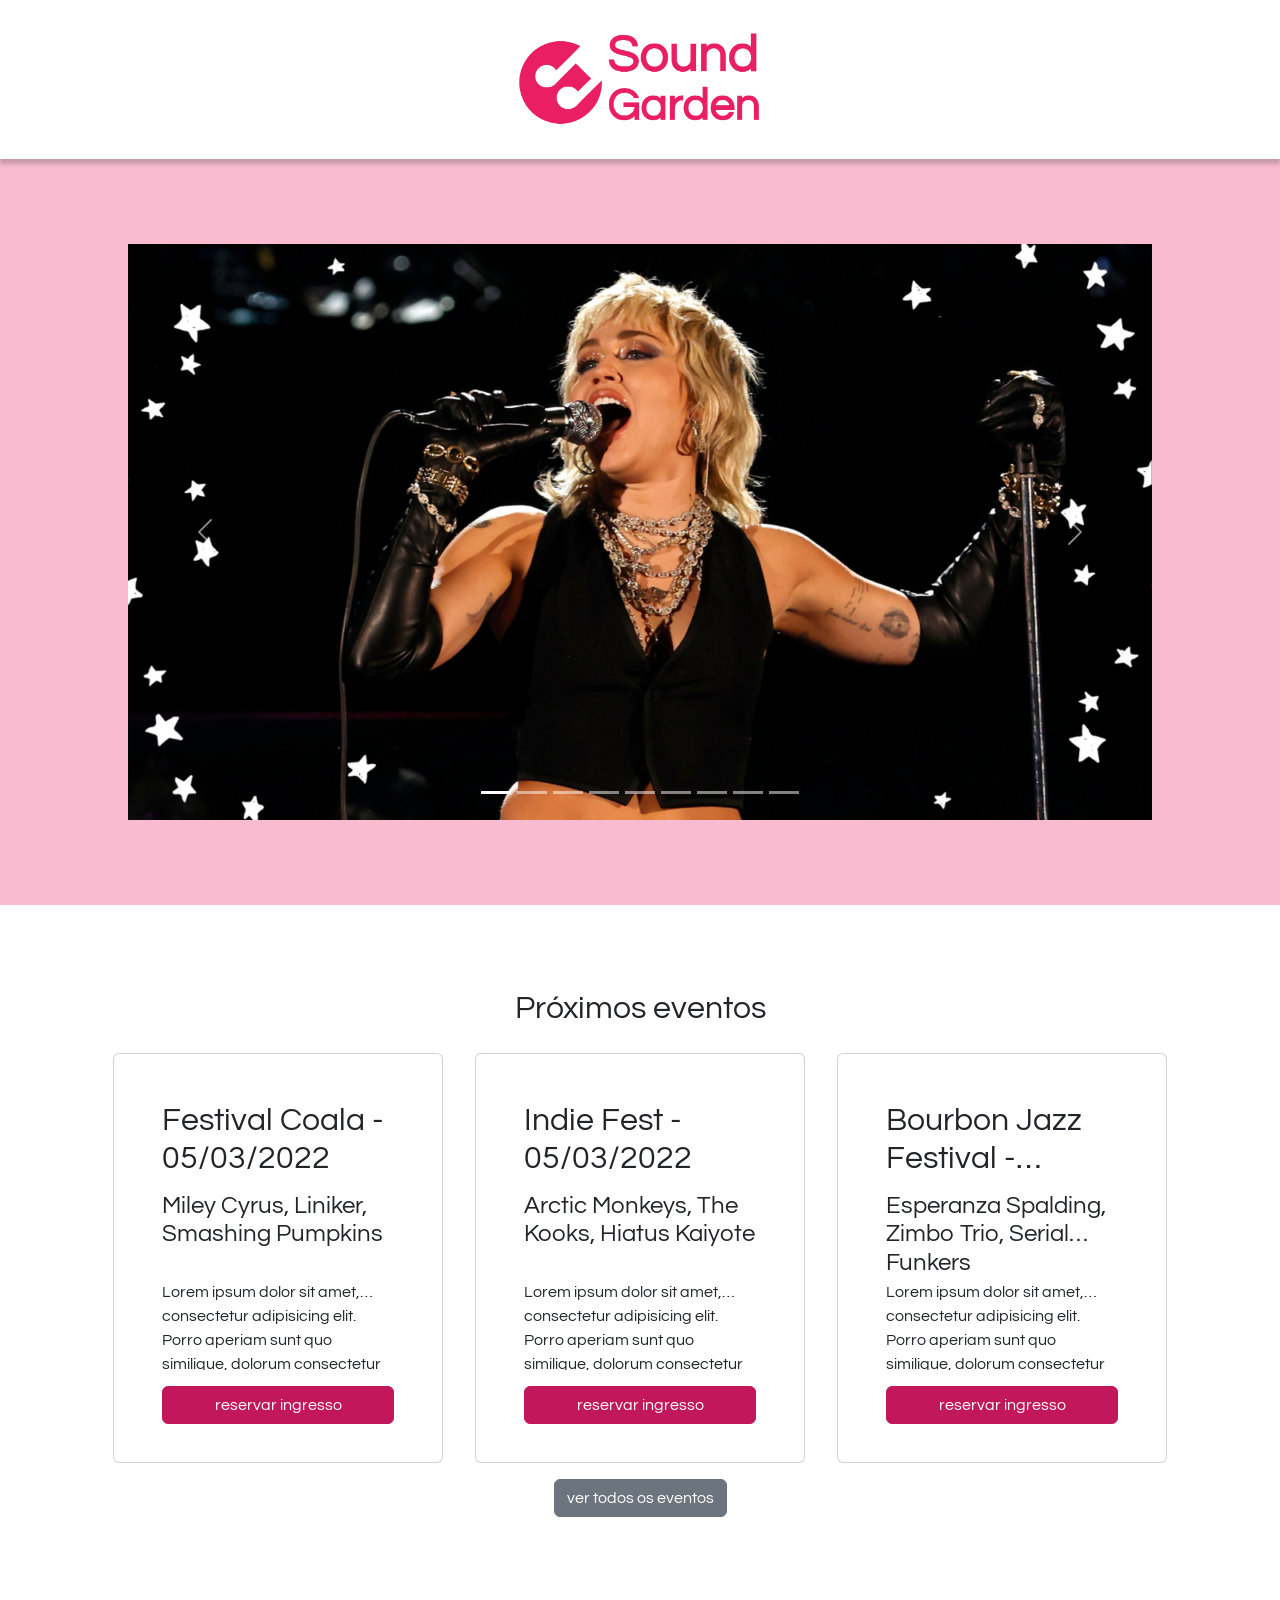
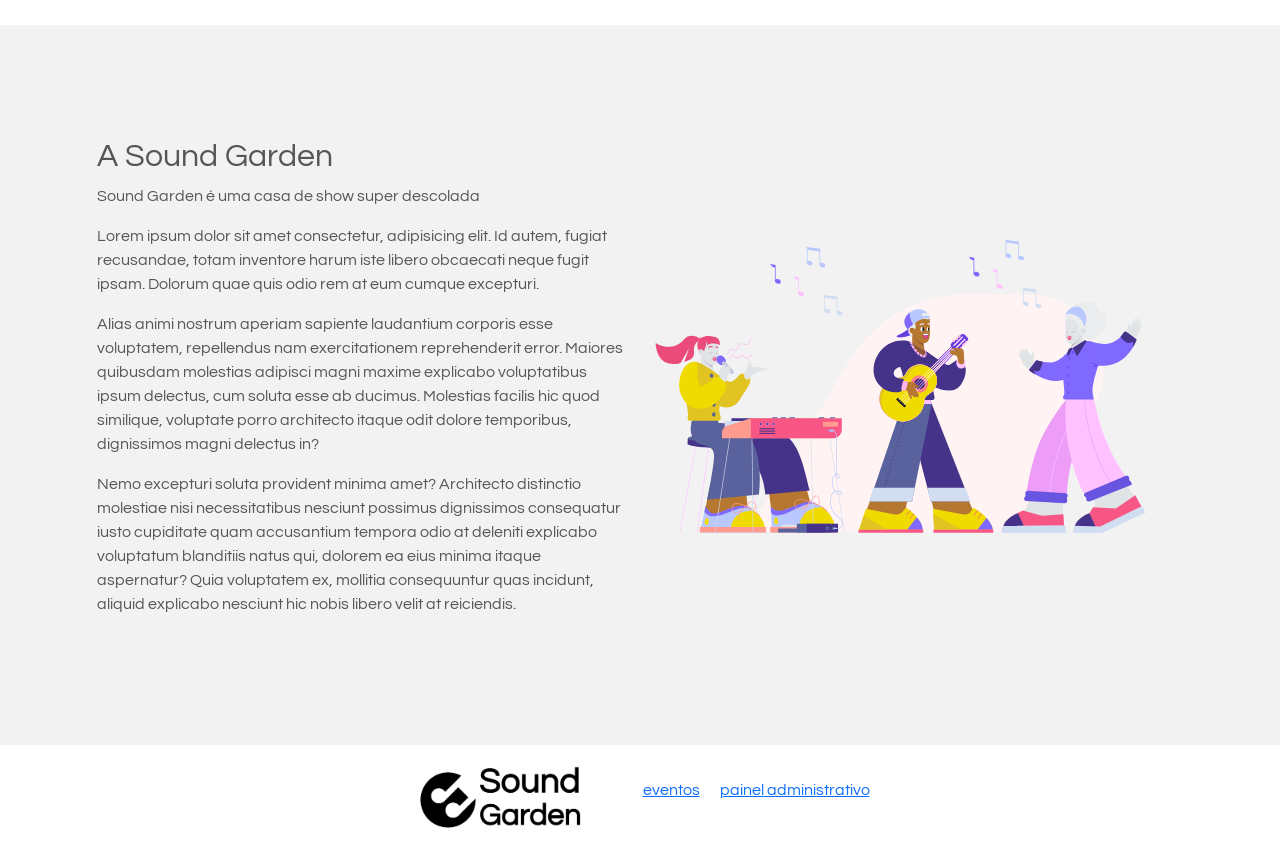
<file: index.html>
<!DOCTYPE html>
<html lang="en">

<head>
    <meta charset="UTF-8">
    <meta http-equiv="X-UA-Compatible" content="IE=edge">
    <meta name="viewport" content="width=device-width, initial-scale=1.0">
    <title>Sound Garden</title>
    <link href="https://cdn.jsdelivr.net/npm/bootstrap@5.0.2/dist/css/bootstrap.min.css" rel="stylesheet"
        integrity="sha384-EVSTQN3/azprG1Anm3QDgpJLIm9Nao0Yz1ztcQTwFspd3yD65VohhpuuCOmLASjC" crossorigin="anonymous">
    <link rel="stylesheet" href="css/style.css">

</head>

<body>
    <header class=" d-flex justify-content-center align-items-center">
        <img src="img/Sound-logo (1).png" width="300" alt="">
    </header>
    <main>
        <section class="full d-flex justify-content-center align-items-center"
            style="background-color: #F8BBD0; color: #fff">

            <div id="carouselExampleIndicators" class="carousel slide" data-bs-ride="carousel">
                <div class="carousel-indicators">
                    <button type="button" data-bs-target="#carouselExampleIndicators" data-bs-slide-to="0"
                        class="active" aria-current="true" aria-label="Slide 1"></button>
                    <button type="button" data-bs-target="#carouselExampleIndicators" data-bs-slide-to="1"
                        aria-label="Slide 2"></button>
                    <button type="button" data-bs-target="#carouselExampleIndicators" data-bs-slide-to="2"
                        aria-label="Slide 3"></button>
                    <button type="button" data-bs-target="#carouselExampleIndicators" data-bs-slide-to="3"
                        aria-label="Slide 4"></button>
                    <button type="button" data-bs-target="#carouselExampleIndicators" data-bs-slide-to="4"
                        aria-label="Slide 5"></button>
                    <button type="button" data-bs-target="#carouselExampleIndicators" data-bs-slide-to="5"
                        aria-label="Slide 6"></button>
                    <button type="button" data-bs-target="#carouselExampleIndicators" data-bs-slide-to="6"
                        aria-label="Slide 7"></button>
                    <button type="button" data-bs-target="#carouselExampleIndicators" data-bs-slide-to="7"
                        aria-label="Slide 8"></button>
                    <button type="button" data-bs-target="#carouselExampleIndicators" data-bs-slide-to="8"
                        aria-label="Slide 9"></button>


                </div>
                <div class="carousel-inner">
                    <div class="carousel-item active">
                        <img src="./img/0.png" class="d-block w-100" alt="./img./0.png">
                    </div>
                    <div class="carousel-item">
                        <img src="./img/1.jpg" class="d-block w-100" alt=".img/1.jpg">
                    </div>
                    <div class="carousel-item">
                        <img src="./img/2.jpg" class="d-block w-100" alt="./img/2.jpg">
                    </div>
                    <div class="carousel-item">
                        <img src="./img/3.jpg" class="d-block w-100" alt="./img/3.jpg">
                    </div>
                    <div class="carousel-item">
                        <img src="./img/4.jpg" class="d-block w-100" alt="./img/4.jpg">
                    </div>
                    <div class="carousel-item">
                        <img src="./img/5.jpg" class="d-block w-100" alt="./img/5.jpg">
                    </div>
                    <div class="carousel-item">
                        <img src="./img/6.jpeg" class="d-block w-100" alt="./img/6.jpeg">
                    </div>
                    <div class="carousel-item">
                        <img src="./img/7.png" class="d-block w-100" alt="./img/7.png">
                    </div>
                    <div class="carousel-item">
                        <img src="./img/8.jpeg" class="d-block w-100" alt="./img/8.jpeg">
                    </div>

                    <div>

                    </div>
                    <button class="carousel-control-prev" type="button" data-bs-target="#carouselExampleIndicators"
                        data-bs-slide="prev">
                        <span class="carousel-control-prev-icon" aria-hidden="true"></span>
                        <span class="visually-hidden">Previous</span>
                    </button>
                    <button class="carousel-control-next" type="button" data-bs-target="#carouselExampleIndicators"
                        data-bs-slide="next">
                        <span class="carousel-control-next-icon" aria-hidden="true"></span>
                        <span class="visually-hidden">Next</span>
                    </button>

                </div>

        </section>
        <section class="full">
            <div class="container text-center">
                <h2>Próximos eventos</h2>
            </div>
            <div class="container d-flex justify-content-center align-items-center">
                <article class="evento card p-5 m-3">
                    <h2>Festival Coala - 05/03/2022</h2>
                    <h4>Miley Cyrus, Liniker, Smashing Pumpkins</h4>
                    <p>Lorem ipsum dolor sit amet, consectetur adipisicing elit. Porro aperiam sunt quo similique,
                        dolorum consectetur inventore ipsam, officiis neque natus eius harum alias quidem. Possimus
                        nobis in inventore tenetur asperiores.</p>
                    <a href="#" class="btn btn-primary">reservar ingresso</a>
                </article>
                <article class="evento card p-5 m-3">
                    <h2>Indie Fest - 05/03/2022</h2>
                    <h4>Arctic Monkeys, The Kooks, Hiatus Kaiyote</h4>
                    <p>Lorem ipsum dolor sit amet, consectetur adipisicing elit. Porro aperiam sunt quo similique,
                        dolorum consectetur inventore ipsam, officiis neque natus eius harum alias quidem. Possimus
                        nobis in inventore tenetur asperiores.</p>
                    <a href="#" class="btn btn-primary">reservar ingresso</a>
                </article>
                <article class="evento card p-5 m-3">
                    <h2>Bourbon Jazz Festival - 05/03/2022</h2>
                    <h4>Esperanza Spalding, Zimbo Trio, Serial Funkers</h4>
                    <p>Lorem ipsum dolor sit amet, consectetur adipisicing elit. Porro aperiam sunt quo similique,
                        dolorum consectetur inventore ipsam, officiis neque natus eius harum alias quidem. Possimus
                        nobis in inventore tenetur asperiores.</p>
                    <a href="#" class="btn btn-primary">reservar ingresso</a>
                </article>
            </div>
            <div class="container text-center">
                <a href="eventos.html" class="btn btn-secondary">ver todos os eventos</a>
            </div>
        </section>
        <section class="full d-flex justify-content-center align-items-center"
            style="background-color: #f2f2f2; color: #555">
            <div class="container">
                <div class="row d-flex justify-content-center align-items-center">
                    <div class="col">
                        <h2>A Sound Garden</h2>

                        <p>Sound Garden é uma casa de show super descolada</p>

                        <p>Lorem ipsum dolor sit amet consectetur, adipisicing elit. Id autem, fugiat recusandae, totam
                            inventore harum iste libero obcaecati neque fugit ipsam. Dolorum quae quis odio rem at eum
                            cumque excepturi.</p>
                        <p>Alias animi nostrum aperiam sapiente laudantium
                            corporis esse voluptatem, repellendus nam exercitationem reprehenderit error. Maiores
                            quibusdam molestias adipisci magni maxime explicabo voluptatibus ipsum delectus, cum soluta
                            esse ab ducimus. Molestias facilis hic quod similique, voluptate porro architecto itaque
                            odit dolore temporibus, dignissimos magni delectus in?</p>
                        <p>Nemo excepturi soluta provident minima amet? Architecto
                            distinctio molestiae nisi necessitatibus nesciunt possimus dignissimos consequatur iusto
                            cupiditate quam accusantium tempora odio at deleniti explicabo voluptatum blanditiis natus
                            qui, dolorem ea eius minima itaque aspernatur? Quia voluptatem ex, mollitia consequuntur
                            quas incidunt, aliquid explicabo nesciunt hic nobis libero velit at reiciendis.</p>
                    </div>
                    <div class="col">
                        <img src="img/music.svg" width="500px">
                    </div>
                </div>
            </div>
        </section>

    </main>
    <footer>
        <div class="container d-flex justify-content-center align-items-center">
            <a href="#">
                <img src="img/Sound-logo-black (1).png" width="200px" alt="">
            </a>
            <nav>
                <ul>
                    <li>
                        <a href="eventos.html">eventos</a>
                    </li>
                    <li>
                        <a href="admin.html">painel administrativo</a>
                    </li>
                </ul>
            </nav>
        </div>
    </footer>
    <script src="https://cdn.jsdelivr.net/npm/bootstrap@5.0.2/dist/js/bootstrap.bundle.min.js"
        integrity="sha384-MrcW6ZMFYlzcLA8Nl+NtUVF0sA7MsXsP1UyJoMp4YLEuNSfAP+JcXn/tWtIaxVXM" crossorigin="anonymous">
        </script>
</body>

</html>
</file>
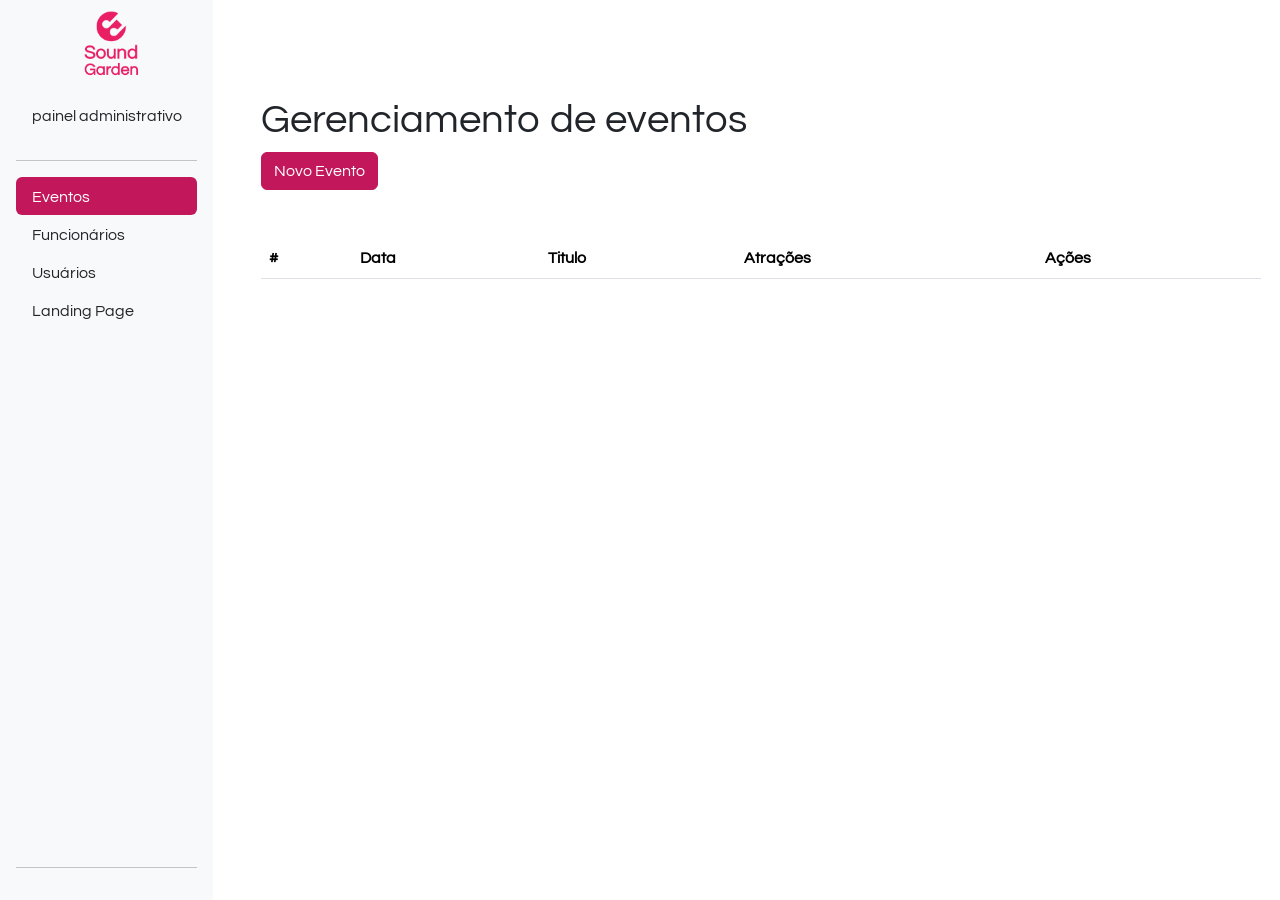
<file: admin.html>
<!DOCTYPE html>
<html lang="en">

<head>
    <meta charset="UTF-8">
    <meta http-equiv="X-UA-Compatible" content="IE=edge">
    <meta name="viewport" content="width=device-width, initial-scale=1.0">
    <title>Sound Gardens - Painel Administrativo</title>

    <link href="https://cdn.jsdelivr.net/npm/bootstrap@5.0.2/dist/css/bootstrap.min.css" rel="stylesheet"
        integrity="sha384-EVSTQN3/azprG1Anm3QDgpJLIm9Nao0Yz1ztcQTwFspd3yD65VohhpuuCOmLASjC" crossorigin="anonymous">
    <link rel="stylesheet" href="css/style.css">
    <link rel="stylesheet" href="./css/admin.css">
</head>

<body>
    <div class="container-fluid">
        <div class="row">
            <aside class="d-flex flex-column flex-shrink-0 p-3 bg-light col-2">

                <a href="/" class="d-flex align-items-center mb-3 mb-md-0 me-md-auto link-dark text-decoration-none">
                    <svg class="bi me-2" width="40" height="32">
                        <use xlink:href="#bootstrap"></use>
                    </svg>
                    <span class="fs-4 px-5">
                        <img src="img/Sound-logo.png" alt="Gama Lounge" class="img-responsive">
                    </span>
                </a>
                <p class="text-center">painel administrativo</p>
                <hr>
                <ul class="nav nav-pills flex-column mb-auto">
                    <li class="nav-item">
                        <a href="#" class="nav-link active" aria-current="page">
                            Eventos
                        </a>
                    </li>

                    <li>
                        <a href="#" class="nav-link link-dark">
                            Funcionários
                        </a>
                    </li>
                    <li>
                        <a href="#" class="nav-link link-dark">
                            Usuários
                        </a>
                    </li>
                    <li>
                        <a href="index.html" class="nav-link link-dark">
                            Landing Page
                        </a>
                    </li>
                </ul>
                <hr>

            </aside>
            <main id="principal" class="col-9  p-5">
                <div class="my-5">
                    <h1>Gerenciamento de eventos</h1>
                    <a href="cadastro-evento.html" class="btn btn-primary">Novo Evento</a>
                </div>
                <section class="sectionAdmin">
                    <div class="bd-example">
                        <table class="table">
                            <thead>
                                <tr>
                                    <th scope="col">#</th>
                                    <th scope="col">Data</th>
                                    <th scope="col">Titulo</th>
                                    <th scope="col">Atrações</th>
                                    <th scope="col">Ações</th>
                                </tr>
                            </thead>
                </section>
            </main>
        </div>
    </div>
    <script src="https://cdn.jsdelivr.net/npm/bootstrap@5.0.2/dist/js/bootstrap.bundle.min.js"
        integrity="sha384-MrcW6ZMFYlzcLA8Nl+NtUVF0sA7MsXsP1UyJoMp4YLEuNSfAP+JcXn/tWtIaxVXM" crossorigin="anonymous">
        </script>
    <script src="./js/admin.js"></script>
</body>

</html>
</file>
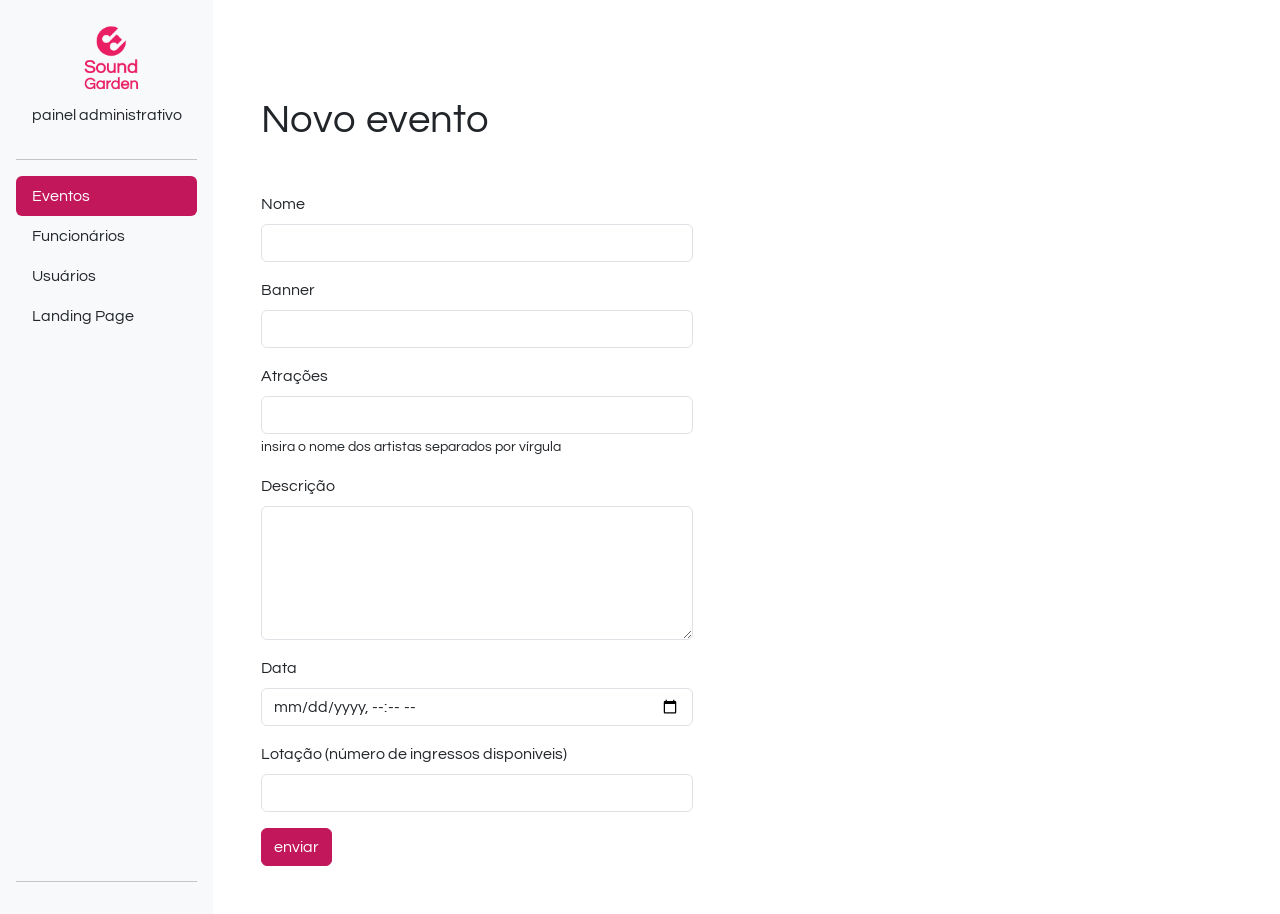
<file: cadastro-evento.html>
<!DOCTYPE html>
<html lang="en">

<head>
    <meta charset="UTF-8">
    <meta http-equiv="X-UA-Compatible" content="IE=edge">
    <meta name="viewport" content="width=device-width, initial-scale=1.0">
    <title>Sound Gardens - Painel Administrativo</title>

    <link href="https://cdn.jsdelivr.net/npm/bootstrap@5.0.2/dist/css/bootstrap.min.css" rel="stylesheet"
        integrity="sha384-EVSTQN3/azprG1Anm3QDgpJLIm9Nao0Yz1ztcQTwFspd3yD65VohhpuuCOmLASjC" crossorigin="anonymous">
    <link rel="stylesheet" href="css/style.css">
</head>

<body>
    <div class="container-fluid">
        <div class="row">
            <aside class="d-flex flex-column flex-shrink-0 p-3 bg-light col-2">

                <a href="/" class="d-flex align-items-center mb-3 mb-md-0 me-md-auto link-dark text-decoration-none">
                    <svg class="bi me-2" width="40" height="32">
                        <use xlink:href="#bootstrap"></use>
                    </svg>
                    <span class="fs-4 px-5">
                        <img src="img/Sound-logo.png" alt="Gama Lounge" class="img-responsive">
                    </span>
                </a>
                <p class="text-center">painel administrativo</p>
                <hr>
                <ul class="nav nav-pills flex-column mb-auto">
                    <li class="nav-item">
                        <a href="#" class="nav-link active" aria-current="page">
                            Eventos
                        </a>
                    </li>

                    <li>
                        <a href="#" class="nav-link link-dark">
                            Funcionários
                        </a>
                    </li>
                    <li>
                        <a href="#" class="nav-link link-dark">
                            Usuários
                        </a>
                    </li>
                    <li>
                        <a href="index.html" class="nav-link link-dark">
                            Landing Page
                        </a>
                    </li>
                </ul>
                <hr>

            </aside>
            <main class="col-9  p-5">
                <div class="my-5">
                    <h1>Novo evento</h1>

                </div>
                <div>
                    <!-- - cadastro de evento (nome, atrações, descrição, horário, data, numero de ingressos) -->
                    <form class="col-6">
                        <div class="mb-3">
                            <label for="nome" class="form-label">Nome</label>
                            <input type="text" class="form-control" id="nome" aria-describedby="nome">
                        </div>
                        <div class="mb-3">
                            <label for="link" class="form-label">Banner</label>
                            <input type="text" class="form-control" id="link" aria-describedby="link">
                        </div>
                        <div class="mb-3">
                            <label for="atracao" class="form-label">Atrações</label>
                            <input type="text" class="form-control" id="atracao" aria-describedby="atracao">
                            <small>insira o nome dos artistas separados por vírgula</small>
                        </div>
                        <div class="mb-3">
                            <label for="descricao" class="form-label">Descrição</label>
                            <textarea name="descricao" id="descricao" class="form-control" rows="5"></textarea>
                        </div>
                        <div class="mb-3">
                            <label for="data" class="form-label">Data</label>
                            <input type="datetime-local" name="data" id="data" class="form-control" placeholder="00/00/00 00:00">
                        </div>
                        <div class="mb-3">
                            <label for="lotacao" class="form-label">Lotação (número de ingressos disponiveis)</label>
                            <input type="number" class="form-control" id="lotacao" aria-describedby="lotacao">
                        </div>
                        <button type="submit" class="btn btn-primary">enviar</button>
                    </form>
                </div>
            </main>
        </div>
    </div>
    <script src="https://cdn.jsdelivr.net/npm/bootstrap@5.0.2/dist/js/bootstrap.bundle.min.js"
        integrity="sha384-MrcW6ZMFYlzcLA8Nl+NtUVF0sA7MsXsP1UyJoMp4YLEuNSfAP+JcXn/tWtIaxVXM" crossorigin="anonymous" ></script>
    
    <script src="./js/cadastro-evento.js"></script>
</body>

</html>
</file>
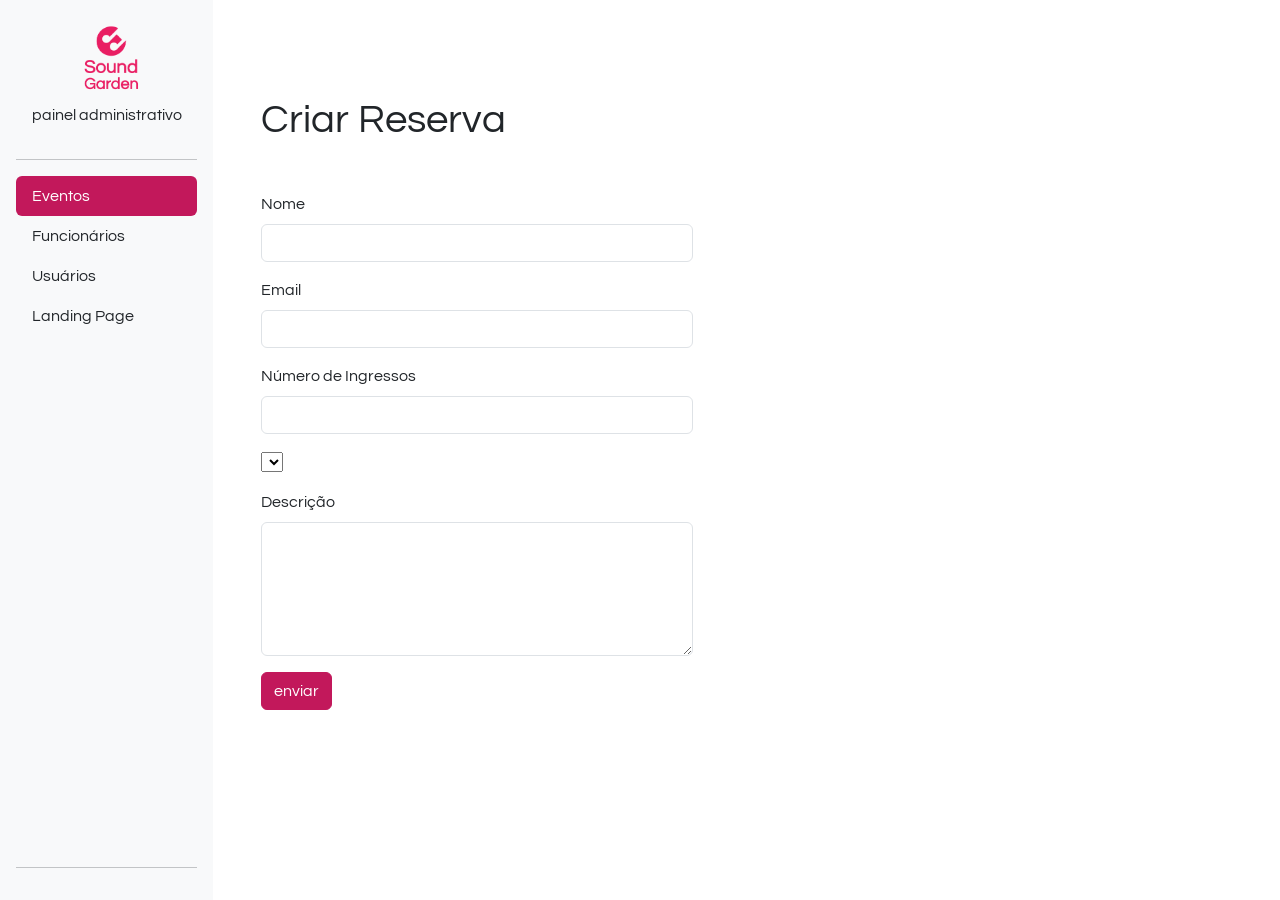
<file: criar-reserva.html>
<!DOCTYPE html>
<html lang="en">

<head>
    <meta charset="UTF-8">
    <meta http-equiv="X-UA-Compatible" content="IE=edge">
    <meta name="viewport" content="width=device-width, initial-scale=1.0">
    <title>Sound Gardens - Painel Administrativo</title>

    <link href="https://cdn.jsdelivr.net/npm/bootstrap@5.0.2/dist/css/bootstrap.min.css" rel="stylesheet"
        integrity="sha384-EVSTQN3/azprG1Anm3QDgpJLIm9Nao0Yz1ztcQTwFspd3yD65VohhpuuCOmLASjC" crossorigin="anonymous">
    <link rel="stylesheet" href="css/style.css">
</head>

<body>
    <div class="container-fluid">
        <div class="row">
            <aside class="d-flex flex-column flex-shrink-0 p-3 bg-light col-2">

                <a href="/" class="d-flex align-items-center mb-3 mb-md-0 me-md-auto link-dark text-decoration-none">
                    <svg class="bi me-2" width="40" height="32">
                        <use xlink:href="#bootstrap"></use>
                    </svg>
                    <span class="fs-4 px-5">
                        <img src="img/Sound-logo.png" alt="Gama Lounge" class="img-responsive">
                    </span>
                </a>
                <p class="text-center">painel administrativo</p>
                <hr>
                <ul class="nav nav-pills flex-column mb-auto">
                    <li class="nav-item">
                        <a href="#" class="nav-link active" aria-current="page">
                            Eventos
                        </a>
                    </li>

                    <li>
                        <a href="#" class="nav-link link-dark">
                            Funcionários
                        </a>
                    </li>
                    <li>
                        <a href="#" class="nav-link link-dark">
                            Usuários
                        </a>
                    </li>
                    <li>
                        <a href="index.html" class="nav-link link-dark">
                            Landing Page
                        </a>
                    </li>
                </ul>
                <hr>

            </aside>
            <main class="col-9  p-5">
                <div class="my-5">
                    <h1>Criar Reserva</h1>

                </div>
                <div>
                    <!-- - cadastro de evento (nome, atrações, descrição, horário, data, numero de ingressos) -->
                    <form class="col-6" onsubmit = "cadastrarEvento(event)">
                        <div class="mb-3">
                            <label for="nome" class="form-label">Nome</label>
                            <input type="text" class="form-control" id="nome" aria-describedby="nome">
                        </div>
                        <div class="mb-3">
                            <label for="link" class="form-label">Email</label>
                            <input type="link" class="form-control" id="link" aria-describedby="link">
                        </div>
                        <div class="mb-3">
                            <label for="lotacao" class="form-label">Número de Ingressos</label>
                            <input type="number" class="form-control" id="lotacao" aria-describedby="lotacao">
                        </div>
                        <div class="mb-3">
                            <select name="atracoes" id="atracoes">Atrações</select>
                        </div>
                        <div class="mb-3">
                            <label for="descricao" class="form-label">Descrição</label>
                            <textarea name="descricao" id="descricao" class="form-control" rows="5"></textarea>
                        </div>
                            
                        <button type="submit" class="btn btn-primary" >enviar</button>
                    </form>
                </div>
            </main>
        </div>
    </div>
    <script src="https://cdn.jsdelivr.net/npm/bootstrap@5.0.2/dist/js/bootstrap.bundle.min.js"
        integrity="sha384-MrcW6ZMFYlzcLA8Nl+NtUVF0sA7MsXsP1UyJoMp4YLEuNSfAP+JcXn/tWtIaxVXM" crossorigin="anonymous" ></script>
    
    <script src=""></script>
</body>

</html>
</file>
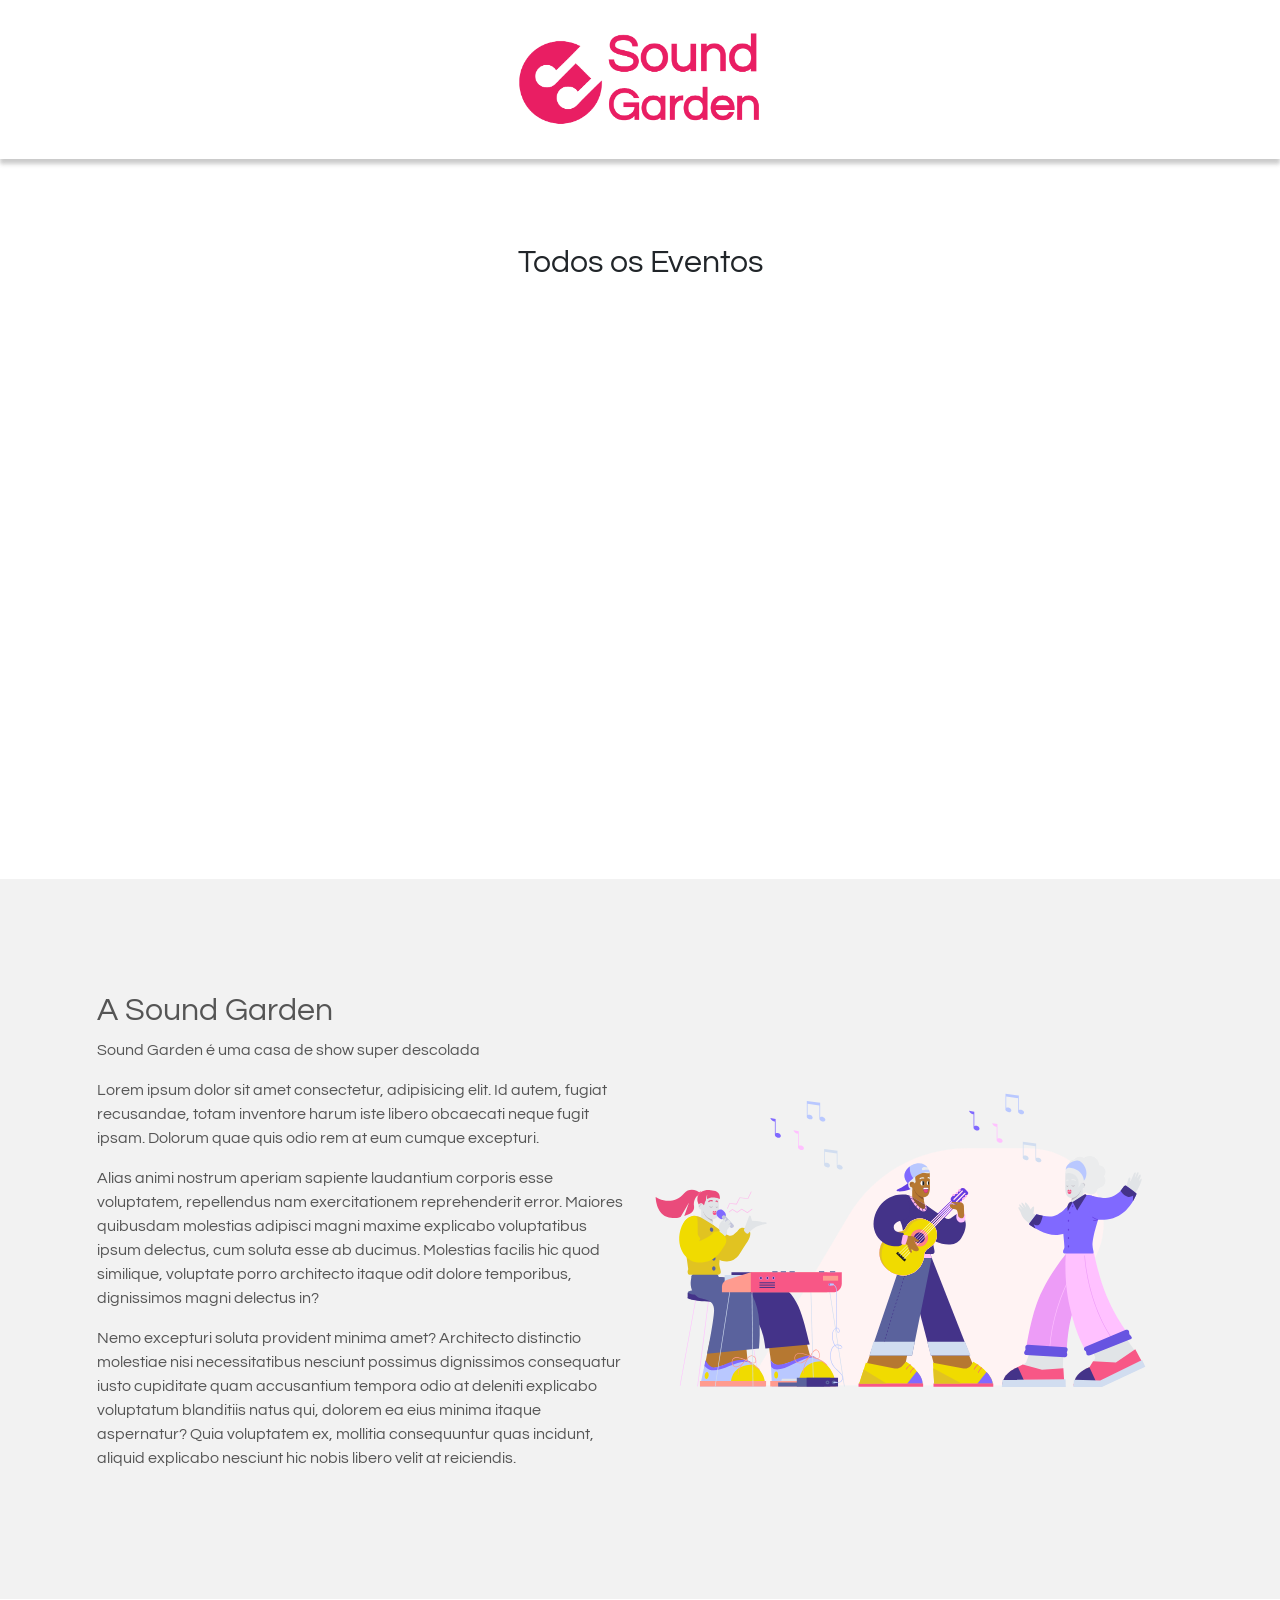
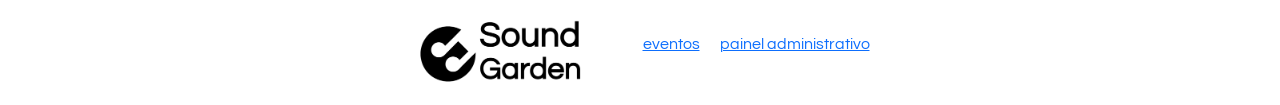
<file: eventos.html>
<!DOCTYPE html>
<html lang="en">

<head>
    <meta charset="UTF-8">
    <meta http-equiv="X-UA-Compatible" content="IE=edge">
    <meta name="viewport" content="width=device-width, initial-scale=1.0">
    <title>Sound Garden - Eventos</title>
    <link href="https://cdn.jsdelivr.net/npm/bootstrap@5.0.2/dist/css/bootstrap.min.css" rel="stylesheet"
        integrity="sha384-EVSTQN3/azprG1Anm3QDgpJLIm9Nao0Yz1ztcQTwFspd3yD65VohhpuuCOmLASjC" crossorigin="anonymous">
    <link rel="stylesheet" href="css/style.css">
</head>

<body>
    <header class=" d-flex justify-content-center align-items-center">
        <a href="index.html">
            <img src="img/Sound-logo (1).png" width="300" alt="">
        </a>
    </header>
    <main>
        <section class="full">
            <div class="container text-center">
                <h2>Todos os Eventos</h2>
            </div>
           <div class="conjuntoCards"></div>
        </section>
        <section class="full d-flex justify-content-center align-items-center"
            style="background-color: #f2f2f2; color: #555">
            <div class="container">
                <div class="row d-flex justify-content-center align-items-center">
                    <div class="col">
                        <h2>A Sound Garden</h2>

                        <p>Sound Garden é uma casa de show super descolada</p>

                        <p>Lorem ipsum dolor sit amet consectetur, adipisicing elit. Id autem, fugiat recusandae, totam
                            inventore harum iste libero obcaecati neque fugit ipsam. Dolorum quae quis odio rem at eum
                            cumque excepturi.</p>
                        <p>Alias animi nostrum aperiam sapiente laudantium
                            corporis esse voluptatem, repellendus nam exercitationem reprehenderit error. Maiores
                            quibusdam molestias adipisci magni maxime explicabo voluptatibus ipsum delectus, cum soluta
                            esse ab ducimus. Molestias facilis hic quod similique, voluptate porro architecto itaque
                            odit dolore temporibus, dignissimos magni delectus in?</p>
                        <p>Nemo excepturi soluta provident minima amet? Architecto
                            distinctio molestiae nisi necessitatibus nesciunt possimus dignissimos consequatur iusto
                            cupiditate quam accusantium tempora odio at deleniti explicabo voluptatum blanditiis natus
                            qui, dolorem ea eius minima itaque aspernatur? Quia voluptatem ex, mollitia consequuntur
                            quas incidunt, aliquid explicabo nesciunt hic nobis libero velit at reiciendis.</p>
                    </div>
                    <div class="col">
                        <img src="img/music.svg" width="500px">
                    </div>
                </div>
            </div>
        </section>

    </main>
    <footer>
        <div class="container d-flex justify-content-center align-items-center">
            <a href="#">
                <img src="img/Sound-logo-black (1).png" width="200px" alt="">
            </a>
            <nav>
                <ul>
                    <li>
                        <a href="eventos.html">eventos</a>
                    </li>
                    <li>
                        <a href="admin.html">painel administrativo</a>
                    </li>
                </ul>
            </nav>
        </div>
    </footer>
    <script src="./js/lista-eventos.js"></script>
</body>

</html>
</file>
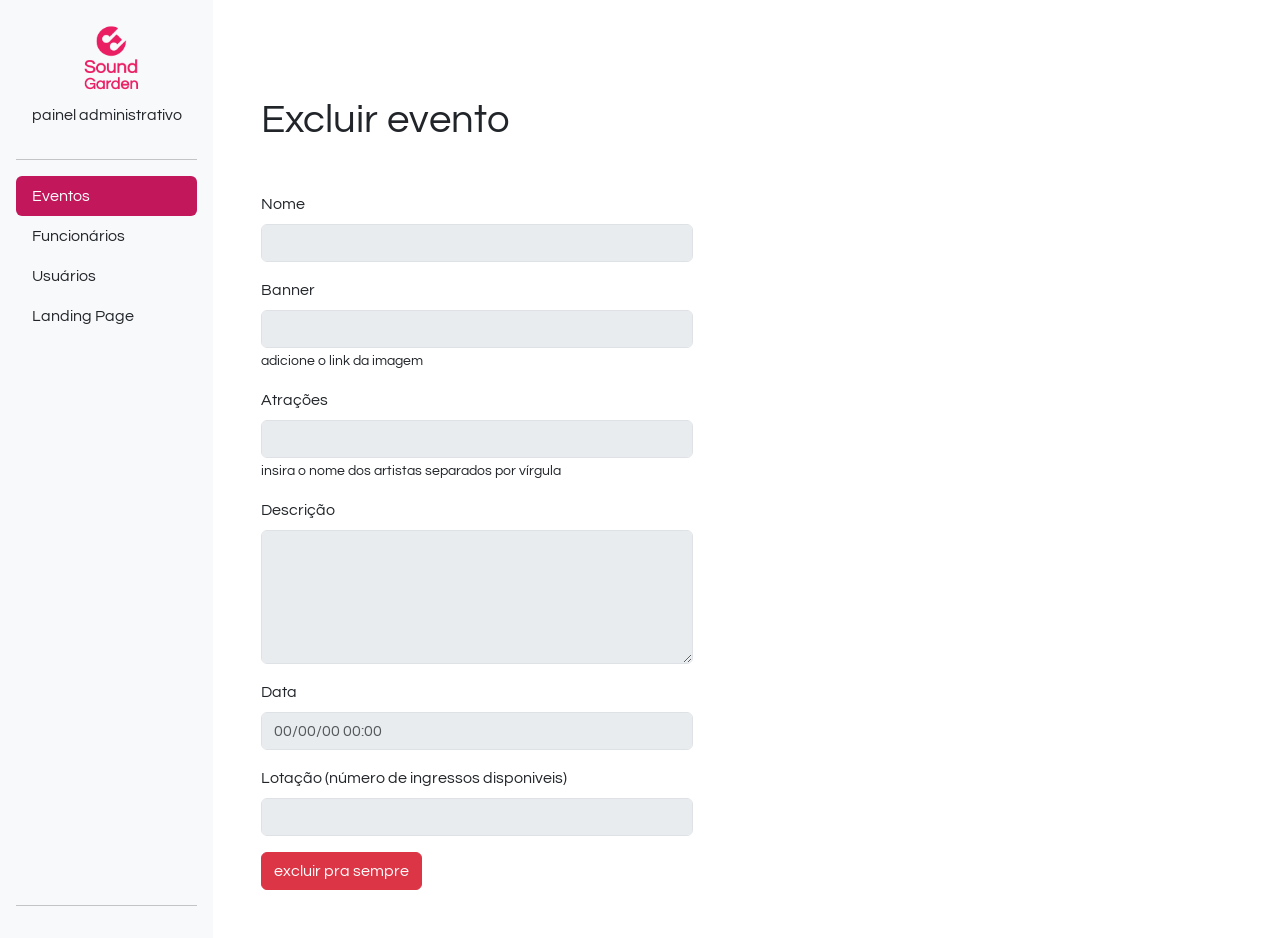
<file: excluir-evento.html>
<!DOCTYPE html>
<html lang="en">

<head>
    <meta charset="UTF-8">
    <meta http-equiv="X-UA-Compatible" content="IE=edge">
    <meta name="viewport" content="width=device-width, initial-scale=1.0">
    <title>Sound Gardens - Painel Administrativo</title>

    <link href="https://cdn.jsdelivr.net/npm/bootstrap@5.0.2/dist/css/bootstrap.min.css" rel="stylesheet"
        integrity="sha384-EVSTQN3/azprG1Anm3QDgpJLIm9Nao0Yz1ztcQTwFspd3yD65VohhpuuCOmLASjC" crossorigin="anonymous">
    <link rel="stylesheet" href="css/style.css">
</head>

<body>
    <div class="container-fluid">
        <div class="row">
            <aside class="d-flex flex-column flex-shrink-0 p-3 bg-light col-2">

                <a href="/" class="d-flex align-items-center mb-3 mb-md-0 me-md-auto link-dark text-decoration-none">
                    <svg class="bi me-2" width="40" height="32">
                        <use xlink:href="#bootstrap"></use>
                    </svg>
                    <span class="fs-4 px-5">
                        <img src="img/Sound-logo.png" alt="Gama Lounge" class="img-responsive">
                    </span>
                </a>
                <p class="text-center">painel administrativo</p>
                <hr>
                <ul class="nav nav-pills flex-column mb-auto">
                    <li class="nav-item">
                        <a href="#" class="nav-link active" aria-current="page">
                            Eventos
                        </a>
                    </li>

                    <li>
                        <a href="#" class="nav-link link-dark">
                            Funcionários
                        </a>
                    </li>
                    <li>
                        <a href="#" class="nav-link link-dark">
                            Usuários
                        </a>
                    </li>
                    <li>
                        <a href="index.html" class="nav-link link-dark">
                            Landing Page
                        </a>
                    </li>
                </ul>
                <hr>

            </aside>
            <main class="col-9  p-5">
                <div class="my-5">
                    <h1>Excluir evento</h1>
                </div>

                <div class="formDelete">
                    <form class="col-6">
                        <div class="mb-3">
                            <label for="nome" class="form-label">Nome</label>
                            <input type="text" class="form-control" id="nome" 
                                value="" disabled>
                        </div>
                        <div class="mb-3">
                            <label for="banner" class="form-label">Banner</label>
                            <input type="text" class="form-control" id="banner" aria-describedby="banner"
                                value="" disabled>
                            <small>adicione o link da imagem</small>
                        </div>
                        <div class="mb-3">
                            <label for="atracoes" class="form-label">Atrações</label>
                            <input type="text" class="form-control" id="atracoes" aria-describedby="atracoes"
                                value="" disabled>
                            <small>insira o nome dos artistas separados por vírgula</small>
                        </div>
                        <div div class="mb-3">
                            <label for="descricao" class="form-label">Descrição</label>
                            <textarea name="descricao" id="descricao" class="form-control" rows="5" disabled></textarea>
                        </div>
                        <div class="mb-3">
                            <label for="data" class="form-label">Data</label>
                            <input type="datetime" name="data" id="data" class="form-control"
                                placeholder="00/00/00 00:00" value="" disabled>
                        </div>
                        <div class="mb-3">
                            <label for="lotacao" class="form-label">Lotação (número de ingressos disponiveis)</label>
                            <input type="number" class="form-control" id="lotacao" aria-describedby="lotacao"
                                value="" disabled>
                        </div>
                        <button type="submit" id="deletarEvento" class="btn btn-danger">excluir pra sempre</button>
                    </form>
                </div>
            </main>
        </div>
    </div>
    <script src="https://cdn.jsdelivr.net/npm/bootstrap@5.0.2/dist/js/bootstrap.bundle.min.js"
        integrity="sha384-MrcW6ZMFYlzcLA8Nl+NtUVF0sA7MsXsP1UyJoMp4YLEuNSfAP+JcXn/tWtIaxVXM" crossorigin="anonymous">
        </script>
    <script src="./js/excluir-evento.js"></script>
</body>

</html>
</file>
<file: css/style.css>
@import url('https://fonts.googleapis.com/css2?family=Questrial&display=swap');
body{
    font-family: 'Questrial', sans-serif;
}

.img-responsive {
    max-width: 100%;
}

header {
    position: relative;
    box-shadow: 0px 5px 4px 0px rgb(63 63 63 / 27%);
    width: 100%;
    background-color: #fff;
}
aside {
    min-height: 100vh;
}

.nav-pills .nav-link.active, .nav-pills .show>.nav-link {
    background-color: #C2185B;
}

.btn-primary{
    background-color: #C2185B;
    border-color: #C2185B;
}

main.login {
    width: 400px;
}

section.full{
    display: inline-flexbox;
    width: 100%;
    min-height: 80vh;
    padding: 85px;
}

article.evento {
    min-height: 72px;
    height: 410px;
    width: 350px;
}
article.evento p {
    display: -webkit-box;
    -webkit-line-clamp: 1;
    -webkit-box-orient: vertical;
    overflow: hidden;
    min-height: 90px;
}
article.evento h2 {
    display: -webkit-box;
    -webkit-line-clamp: 2;
    -webkit-box-orient: vertical;
    overflow: hidden;
    min-height: 82px;
}
article.evento h4 {
    display: -webkit-box;
    -webkit-line-clamp: 2;
    -webkit-box-orient: vertical;
    overflow: hidden;
    min-height: 80px;
}

footer nav ul{
    list-style: none;
    display: flex;
}

footer nav ul li  {
    padding: 10px;
}
.conjuntoCards{
    display: inline-block;
    align-items: center;
}
</file>
<file: css/admin.css>
.table{
    width: 1000px;
}
tr > td{
   width: 400px;
   word-break: break-all;
}
a{
    height: 38px;
}
p{
    margin-top: 50px;
}
img{
    margin-top: 20px;
}
</file>
